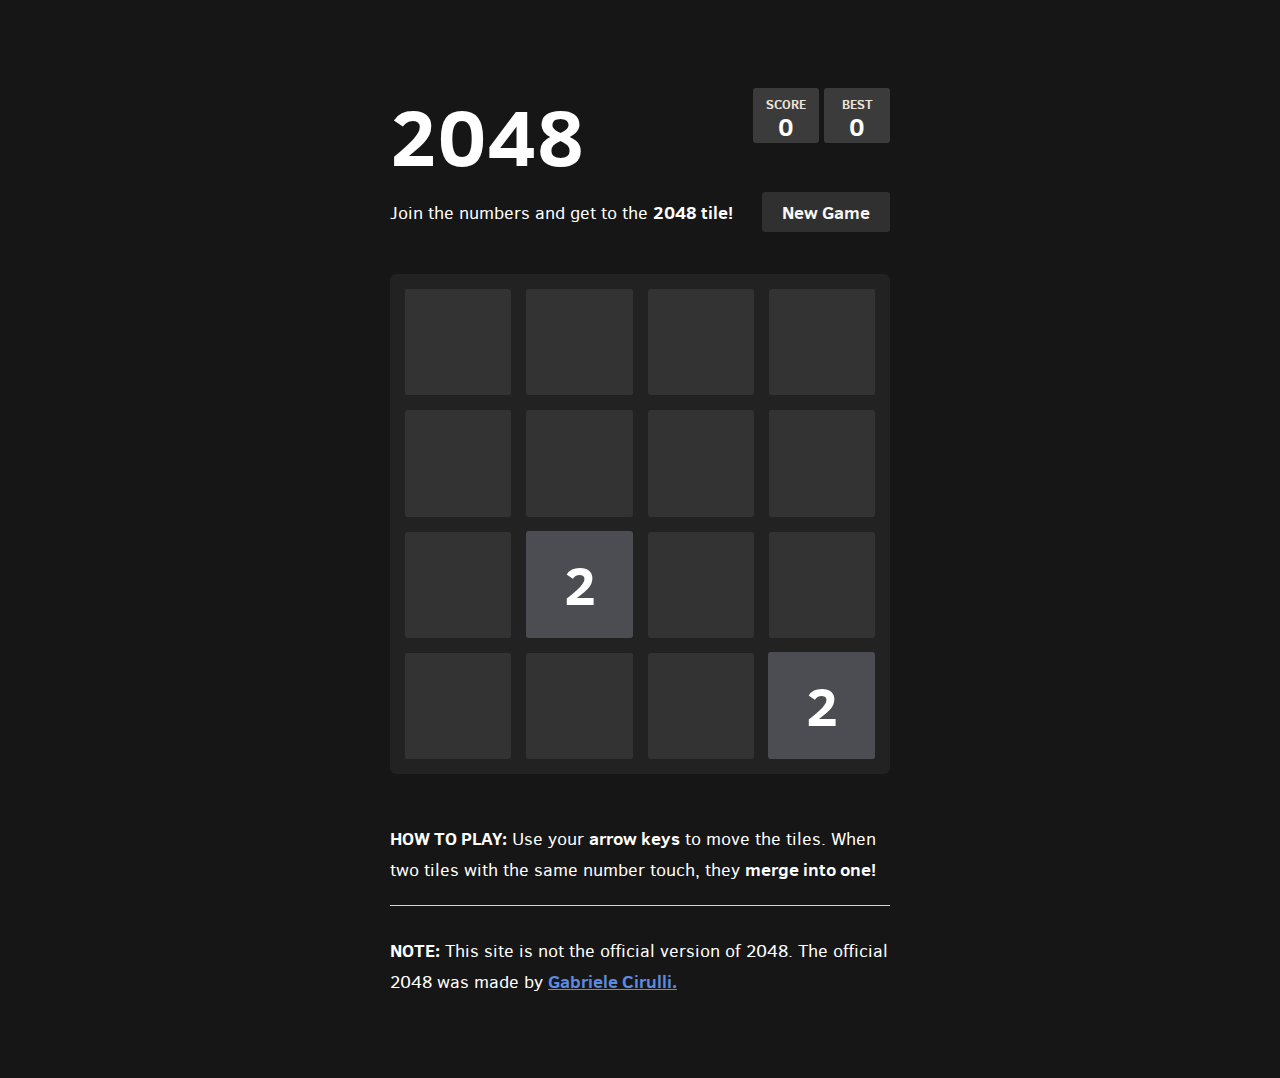
<file: index.html>
<!DOCTYPE html>
<html>
<head>
  <meta charset="utf-8">
  <title>2048</title>

  <link href="style/main.css" rel="stylesheet" type="text/css">
  <link rel="shortcut icon" href="favicon.ico">
  <link rel="apple-touch-icon" href="meta/apple-touch-icon.png">
  <link rel="apple-touch-startup-image" href="meta/apple-touch-startup-image-640x1096.png" media="(device-width: 320px) and (device-height: 568px) and (-webkit-device-pixel-ratio: 2)"> <!-- iPhone 5+ -->
  <link rel="apple-touch-startup-image" href="meta/apple-touch-startup-image-640x920.png"  media="(device-width: 320px) and (device-height: 480px) and (-webkit-device-pixel-ratio: 2)"> <!-- iPhone, retina -->
  <meta name="apple-mobile-web-app-capable" content="yes">
  <meta name="apple-mobile-web-app-status-bar-style" content="black">

  <meta name="HandheldFriendly" content="True">
  <meta name="MobileOptimized" content="320">
  <meta name="viewport" content="width=device-width, target-densitydpi=160dpi, initial-scale=1.0, maximum-scale=1, user-scalable=no, minimal-ui">
</head>
<body>
  <div class="container">
    <div class="heading">
      <h1 class="title">2048</h1>
      <div class="scores-container">
        <div class="score-container">0</div>
        <div class="best-container">0</div>
      </div>
    </div>

    <div class="above-game">
      <p class="game-intro">Join the numbers and get to the <strong>2048 tile!</strong></p>
      <a class="restart-button">New Game</a>
    </div>

    <div class="game-container">
      <div class="game-message">
        <p></p>
        <div class="lower">
	        <a class="keep-playing-button">Keep going</a>
          <a class="retry-button">Try again</a>
        </div>
      </div>

      <div class="grid-container">
        <div class="grid-row">
          <div class="grid-cell"></div>
          <div class="grid-cell"></div>
          <div class="grid-cell"></div>
          <div class="grid-cell"></div>
        </div>
        <div class="grid-row">
          <div class="grid-cell"></div>
          <div class="grid-cell"></div>
          <div class="grid-cell"></div>
          <div class="grid-cell"></div>
        </div>
        <div class="grid-row">
          <div class="grid-cell"></div>
          <div class="grid-cell"></div>
          <div class="grid-cell"></div>
          <div class="grid-cell"></div>
        </div>
        <div class="grid-row">
          <div class="grid-cell"></div>
          <div class="grid-cell"></div>
          <div class="grid-cell"></div>
          <div class="grid-cell"></div>
        </div>
      </div>

      <div class="tile-container">

      </div>
    </div>

    <p class="game-explanation">
      <strong class="important">How to play:</strong> Use your <strong>arrow keys</strong> to move the tiles. When two tiles with the same number touch, they <strong>merge into one!</strong>
    </p>
    <hr>
    <p>
    <strong class="important">Note:</strong> This site is not the official version of 2048. The official 2048 was made by <strong><a href="http://gabrielecirulli.com" target="_blank">Gabriele Cirulli.</a></strong>
    </p>
  </div>

  <script src="js/bind_polyfill.js"></script>
  <script src="js/classlist_polyfill.js"></script>
  <script src="js/animframe_polyfill.js"></script>
  <script src="js/keyboard_input_manager.js"></script>
  <script src="js/html_actuator.js"></script>
  <script src="js/grid.js"></script>
  <script src="js/tile.js"></script>
  <script src="js/local_storage_manager.js"></script>
  <script src="js/game_manager.js"></script>
  <script src="js/application.js"></script>
</body>
</html>
</file>
<file: style/main.css>
@import url(fonts/clear-sans.css);
html, body {
  margin: 0;
  padding: 0;
  background: #161616;
  color: #ffffff;
  font-family: "Clear Sans", "Helvetica Neue", Arial, sans-serif;
  font-size: 18px; }

body {
  margin: 80px 0; }

.heading:after {
  content: "";
  display: block;
  clear: both; }

h1.title {
  font-size: 80px;
  font-weight: bold;
  margin: 0;
  display: block;
  float: left; }

@-webkit-keyframes move-up {
  0% {
    top: 25px;
    opacity: 1; }

  100% {
    top: -50px;
    opacity: 0; } }
@-moz-keyframes move-up {
  0% {
    top: 25px;
    opacity: 1; }

  100% {
    top: -50px;
    opacity: 0; } }
@keyframes move-up {
  0% {
    top: 25px;
    opacity: 1; }

  100% {
    top: -50px;
    opacity: 0; } }
.scores-container {
  float: right;
  text-align: right; }

.score-container, .best-container {
  position: relative;
  display: inline-block;
  background: #3b3b3b;
  padding: 15px 25px;
  font-size: 25px;
  height: 25px;
  line-height: 47px;
  font-weight: bold;
  border-radius: 3px;
  color: white;
  margin-top: 8px;
  text-align: center; }
  .score-container:after, .best-container:after {
    position: absolute;
    width: 100%;
    top: 10px;
    left: 0;
    text-transform: uppercase;
    font-size: 13px;
    line-height: 13px;
    text-align: center;
    color: #eee4da; }
  .score-container .score-addition, .best-container .score-addition {
    position: absolute;
    right: 30px;
    color: red;
    font-size: 25px;
    line-height: 25px;
    font-weight: bold;
    color: rgba(119, 110, 101, 0.9);
    z-index: 100;
    -webkit-animation: move-up 600ms ease-in;
    -moz-animation: move-up 600ms ease-in;
    animation: move-up 600ms ease-in;
    -webkit-animation-fill-mode: both;
    -moz-animation-fill-mode: both;
    animation-fill-mode: both; }

.score-container:after {
  content: "Score"; }

.best-container:after {
  content: "Best"; }

p {
  margin-top: 0;
  margin-bottom: 10px;
  line-height: 1.65; }

a {
  color: #5d8be0;
  font-weight: bold;
  text-decoration: underline;
  cursor: pointer; }

strong.important {
  text-transform: uppercase; }

hr {
  border: none;
  border-bottom: 1px solid #d8d4d0;
  margin-top: 20px;
  margin-bottom: 30px; }

.container {
  width: 500px;
  margin: 0 auto; }

@-webkit-keyframes fade-in {
  0% {
    opacity: 0; }

  100% {
    opacity: 1; } }
@-moz-keyframes fade-in {
  0% {
    opacity: 0; }

  100% {
    opacity: 1; } }
@keyframes fade-in {
  0% {
    opacity: 0; }

  100% {
    opacity: 1; } }
.game-container {
  margin-top: 40px;
  position: relative;
  padding: 15px;
  cursor: default;
  -webkit-touch-callout: none;
  -ms-touch-callout: none;
  -webkit-user-select: none;
  -moz-user-select: none;
  -ms-user-select: none;
  -ms-touch-action: none;
  touch-action: none;
  background: #222222;
  border-radius: 6px;
  width: 500px;
  height: 500px;
  -webkit-box-sizing: border-box;
  -moz-box-sizing: border-box;
  box-sizing: border-box; }
  .game-container .game-message {
    display: none;
    position: absolute;
    top: 0;
    right: 0;
    bottom: 0;
    left: 0;
    background: rgba(238, 228, 218, 0.5);
    z-index: 100;
    text-align: center;
    -webkit-animation: fade-in 800ms ease 1200ms;
    -moz-animation: fade-in 800ms ease 1200ms;
    animation: fade-in 800ms ease 1200ms;
    -webkit-animation-fill-mode: both;
    -moz-animation-fill-mode: both;
    animation-fill-mode: both; }
    .game-container .game-message p {
      font-size: 60px;
      font-weight: bold;
      height: 60px;
      line-height: 60px;
      margin-top: 222px; }
    .game-container .game-message .lower {
      display: block;
      margin-top: 59px; }
    .game-container .game-message a {
      display: inline-block;
      background: #8f7a66;
      border-radius: 3px;
      padding: 0 20px;
      text-decoration: none;
      color: #f9f6f2;
      height: 40px;
      line-height: 42px;
      margin-left: 9px; }
      .game-container .game-message a.keep-playing-button {
        display: none; }
    .game-container .game-message.game-won {
      background: rgba(237, 194, 46, 0.5);
      color: #f9f6f2; }
      .game-container .game-message.game-won a.keep-playing-button {
        display: inline-block; }
    .game-container .game-message.game-won, .game-container .game-message.game-over {
      display: block; }

.grid-container {
  position: absolute;
  z-index: 1; }

.grid-row {
  margin-bottom: 15px; }
  .grid-row:last-child {
    margin-bottom: 0; }
  .grid-row:after {
    content: "";
    display: block;
    clear: both; }

.grid-cell {
  width: 106.25px;
  height: 106.25px;
  margin-right: 15px;
  float: left;
  border-radius: 3px;
  background: rgba(238, 228, 218, 0.096); }
  .grid-cell:last-child {
    margin-right: 0; }

.tile-container {
  position: absolute;
  z-index: 2; }

.tile, .tile .tile-inner {
  width: 107px;
  height: 107px;
  line-height: 107px; }
.tile.tile-position-1-1 {
  -webkit-transform: translate(0px, 0px);
  -moz-transform: translate(0px, 0px);
  -ms-transform: translate(0px, 0px);
  transform: translate(0px, 0px); }
.tile.tile-position-1-2 {
  -webkit-transform: translate(0px, 121px);
  -moz-transform: translate(0px, 121px);
  -ms-transform: translate(0px, 121px);
  transform: translate(0px, 121px); }
.tile.tile-position-1-3 {
  -webkit-transform: translate(0px, 242px);
  -moz-transform: translate(0px, 242px);
  -ms-transform: translate(0px, 242px);
  transform: translate(0px, 242px); }
.tile.tile-position-1-4 {
  -webkit-transform: translate(0px, 363px);
  -moz-transform: translate(0px, 363px);
  -ms-transform: translate(0px, 363px);
  transform: translate(0px, 363px); }
.tile.tile-position-2-1 {
  -webkit-transform: translate(121px, 0px);
  -moz-transform: translate(121px, 0px);
  -ms-transform: translate(121px, 0px);
  transform: translate(121px, 0px); }
.tile.tile-position-2-2 {
  -webkit-transform: translate(121px, 121px);
  -moz-transform: translate(121px, 121px);
  -ms-transform: translate(121px, 121px);
  transform: translate(121px, 121px); }
.tile.tile-position-2-3 {
  -webkit-transform: translate(121px, 242px);
  -moz-transform: translate(121px, 242px);
  -ms-transform: translate(121px, 242px);
  transform: translate(121px, 242px); }
.tile.tile-position-2-4 {
  -webkit-transform: translate(121px, 363px);
  -moz-transform: translate(121px, 363px);
  -ms-transform: translate(121px, 363px);
  transform: translate(121px, 363px); }
.tile.tile-position-3-1 {
  -webkit-transform: translate(242px, 0px);
  -moz-transform: translate(242px, 0px);
  -ms-transform: translate(242px, 0px);
  transform: translate(242px, 0px); }
.tile.tile-position-3-2 {
  -webkit-transform: translate(242px, 121px);
  -moz-transform: translate(242px, 121px);
  -ms-transform: translate(242px, 121px);
  transform: translate(242px, 121px); }
.tile.tile-position-3-3 {
  -webkit-transform: translate(242px, 242px);
  -moz-transform: translate(242px, 242px);
  -ms-transform: translate(242px, 242px);
  transform: translate(242px, 242px); }
.tile.tile-position-3-4 {
  -webkit-transform: translate(242px, 363px);
  -moz-transform: translate(242px, 363px);
  -ms-transform: translate(242px, 363px);
  transform: translate(242px, 363px); }
.tile.tile-position-4-1 {
  -webkit-transform: translate(363px, 0px);
  -moz-transform: translate(363px, 0px);
  -ms-transform: translate(363px, 0px);
  transform: translate(363px, 0px); }
.tile.tile-position-4-2 {
  -webkit-transform: translate(363px, 121px);
  -moz-transform: translate(363px, 121px);
  -ms-transform: translate(363px, 121px);
  transform: translate(363px, 121px); }
.tile.tile-position-4-3 {
  -webkit-transform: translate(363px, 242px);
  -moz-transform: translate(363px, 242px);
  -ms-transform: translate(363px, 242px);
  transform: translate(363px, 242px); }
.tile.tile-position-4-4 {
  -webkit-transform: translate(363px, 363px);
  -moz-transform: translate(363px, 363px);
  -ms-transform: translate(363px, 363px);
  transform: translate(363px, 363px); }

.tile {
  position: absolute;
  -webkit-transition: 100ms ease-in-out;
  -moz-transition: 100ms ease-in-out;
  transition: 100ms ease-in-out;
  -webkit-transition-property: -webkit-transform;
  -moz-transition-property: -moz-transform;
  transition-property: transform; }
  .tile .tile-inner {
    border-radius: 3px;
    background: #eee4da;
    text-align: center;
    font-weight: bold;
    z-index: 10;
    font-size: 55px; }
  .tile.tile-2 .tile-inner {
    background: #4b4d52;
    box-shadow: 0 0 30px 10px rgba(243, 215, 116, 0), inset 0 0 0 1px rgba(255, 255, 255, 0); }
  .tile.tile-4 .tile-inner {
    background: #3c4550;
    box-shadow: 0 0 30px 10px rgba(243, 215, 116, 0), inset 0 0 0 1px rgba(255, 255, 255, 0); }
  .tile.tile-8 .tile-inner {
    color: #f9f6f2;
    background: #2b416b; }
  .tile.tile-16 .tile-inner {
    color: #f9f6f2;
    background: #2a5691; }
  .tile.tile-32 .tile-inner {
    color: #f9f6f2;
    background: #1c6894; }
  .tile.tile-64 .tile-inner {
    color: #f9f6f2;
    background: #008394; }
  .tile.tile-128 .tile-inner {
    color: #f9f6f2;
    background: #08724f;
    box-shadow: 0 0 30px 10px rgba(116, 243, 179, 0.238), inset 0 0 0 1px rgba(255, 255, 255, 0.14286);
    font-size: 45px; }
    @media screen and (max-width: 520px) {
      .tile.tile-128 .tile-inner {
        font-size: 25px; } }
  .tile.tile-256 .tile-inner {
    color: #f9f6f2;
    background: #00552a;
    box-shadow: 0 0 30px 10px rgba(127, 243, 116, 0.317), inset 0 0 0 1px rgba(255, 255, 255, 0.19048);
    font-size: 45px; }
    @media screen and (max-width: 520px) {
      .tile.tile-256 .tile-inner {
        font-size: 25px; } }
  .tile.tile-512 .tile-inner {
    color: #f9f6f2;
    background: #346e05;
    box-shadow: 0 0 30px 10px rgba(141, 243, 116, 0.397), inset 0 0 0 1px rgba(255, 255, 255, 0.2381);
    font-size: 45px; }
    @media screen and (max-width: 520px) {
      .tile.tile-512 .tile-inner {
        font-size: 25px; } }
  .tile.tile-1024 .tile-inner {
    color: #f6f9f2;
    background: #7bbe23;
    box-shadow: 0 0 30px 10px rgba(194, 243, 116, 0.476), inset 0 0 0 1px rgba(255, 255, 255, 0.28571);
    font-size: 35px; }
    @media screen and (max-width: 520px) {
      .tile.tile-1024 .tile-inner {
        font-size: 15px; } }
  .tile.tile-2048 .tile-inner {
    color: #f6f9f2;
    background: #9c9208;
    box-shadow: 0 0 30px 10px rgba(243, 235, 116, 0.556), inset 0 0 0 1px rgba(255, 255, 255, 0.33333);
    font-size: 35px; }
    @media screen and (max-width: 520px) {
      .tile.tile-2048 .tile-inner {
        font-size: 15px; } }
  .tile.tile-super .tile-inner {
    color: #f9f6f2;
    background: #3c3a32;
    font-size: 30px; }
    @media screen and (max-width: 520px) {
      .tile.tile-super .tile-inner {
        font-size: 10px; } }

@-webkit-keyframes appear {
  0% {
    opacity: 0;
    -webkit-transform: scale(0);
    -moz-transform: scale(0);
    -ms-transform: scale(0);
    transform: scale(0); }

  100% {
    opacity: 1;
    -webkit-transform: scale(1);
    -moz-transform: scale(1);
    -ms-transform: scale(1);
    transform: scale(1); } }
@-moz-keyframes appear {
  0% {
    opacity: 0;
    -webkit-transform: scale(0);
    -moz-transform: scale(0);
    -ms-transform: scale(0);
    transform: scale(0); }

  100% {
    opacity: 1;
    -webkit-transform: scale(1);
    -moz-transform: scale(1);
    -ms-transform: scale(1);
    transform: scale(1); } }
@keyframes appear {
  0% {
    opacity: 0;
    -webkit-transform: scale(0);
    -moz-transform: scale(0);
    -ms-transform: scale(0);
    transform: scale(0); }

  100% {
    opacity: 1;
    -webkit-transform: scale(1);
    -moz-transform: scale(1);
    -ms-transform: scale(1);
    transform: scale(1); } }
.tile-new .tile-inner {
  -webkit-animation: appear 200ms ease 100ms;
  -moz-animation: appear 200ms ease 100ms;
  animation: appear 200ms ease 100ms;
  -webkit-animation-fill-mode: backwards;
  -moz-animation-fill-mode: backwards;
  animation-fill-mode: backwards; }

@-webkit-keyframes pop {
  0% {
    -webkit-transform: scale(0);
    -moz-transform: scale(0);
    -ms-transform: scale(0);
    transform: scale(0); }

  50% {
    -webkit-transform: scale(1.2);
    -moz-transform: scale(1.2);
    -ms-transform: scale(1.2);
    transform: scale(1.2); }

  100% {
    -webkit-transform: scale(1);
    -moz-transform: scale(1);
    -ms-transform: scale(1);
    transform: scale(1); } }
@-moz-keyframes pop {
  0% {
    -webkit-transform: scale(0);
    -moz-transform: scale(0);
    -ms-transform: scale(0);
    transform: scale(0); }

  50% {
    -webkit-transform: scale(1.2);
    -moz-transform: scale(1.2);
    -ms-transform: scale(1.2);
    transform: scale(1.2); }

  100% {
    -webkit-transform: scale(1);
    -moz-transform: scale(1);
    -ms-transform: scale(1);
    transform: scale(1); } }
@keyframes pop {
  0% {
    -webkit-transform: scale(0);
    -moz-transform: scale(0);
    -ms-transform: scale(0);
    transform: scale(0); }

  50% {
    -webkit-transform: scale(1.2);
    -moz-transform: scale(1.2);
    -ms-transform: scale(1.2);
    transform: scale(1.2); }

  100% {
    -webkit-transform: scale(1);
    -moz-transform: scale(1);
    -ms-transform: scale(1);
    transform: scale(1); } }
.tile-merged .tile-inner {
  z-index: 20;
  -webkit-animation: pop 200ms ease 100ms;
  -moz-animation: pop 200ms ease 100ms;
  animation: pop 200ms ease 100ms;
  -webkit-animation-fill-mode: backwards;
  -moz-animation-fill-mode: backwards;
  animation-fill-mode: backwards; }

.above-game:after {
  content: "";
  display: block;
  clear: both; }

.game-intro {
  float: left;
  line-height: 42px;
  margin-bottom: 0; }

.restart-button {
  display: inline-block;
  background: #303030;
  border-radius: 3px;
  padding: 0 20px;
  text-decoration: none;
  color: #f9f6f2;
  height: 40px;
  line-height: 42px;
  display: block;
  text-align: center;
  float: right; }

.game-explanation {
  margin-top: 50px; }

@media screen and (max-width: 520px) {
  html, body {
    font-size: 15px; }

  body {
    margin: 20px 0;
    padding: 0 20px; }

  h1.title {
    font-size: 27px;
    margin-top: 15px; }

  .container {
    width: 280px;
    margin: 0 auto; }

  .score-container, .best-container {
    margin-top: 0;
    padding: 15px 10px;
    min-width: 40px; }

  .heading {
    margin-bottom: 10px; }

  .game-intro {
    width: 55%;
    display: block;
    box-sizing: border-box;
    line-height: 1.65; }

  .restart-button {
    width: 42%;
    padding: 0;
    display: block;
    box-sizing: border-box;
    margin-top: 2px; }

  .game-container {
    margin-top: 17px;
    position: relative;
    padding: 10px;
    cursor: default;
    -webkit-touch-callout: none;
    -ms-touch-callout: none;
    -webkit-user-select: none;
    -moz-user-select: none;
    -ms-user-select: none;
    -ms-touch-action: none;
    touch-action: none;
    background: #bbada0;
    border-radius: 6px;
    width: 280px;
    height: 280px;
    -webkit-box-sizing: border-box;
    -moz-box-sizing: border-box;
    box-sizing: border-box; }
    .game-container .game-message {
      display: none;
      position: absolute;
      top: 0;
      right: 0;
      bottom: 0;
      left: 0;
      background: rgba(238, 228, 218, 0.5);
      z-index: 100;
      text-align: center;
      -webkit-animation: fade-in 800ms ease 1200ms;
      -moz-animation: fade-in 800ms ease 1200ms;
      animation: fade-in 800ms ease 1200ms;
      -webkit-animation-fill-mode: both;
      -moz-animation-fill-mode: both;
      animation-fill-mode: both; }
      .game-container .game-message p {
        font-size: 60px;
        font-weight: bold;
        height: 60px;
        line-height: 60px;
        margin-top: 222px; }
      .game-container .game-message .lower {
        display: block;
        margin-top: 59px; }
      .game-container .game-message a {
        display: inline-block;
        background: #8f7a66;
        border-radius: 3px;
        padding: 0 20px;
        text-decoration: none;
        color: #f9f6f2;
        height: 40px;
        line-height: 42px;
        margin-left: 9px; }
        .game-container .game-message a.keep-playing-button {
          display: none; }
      .game-container .game-message.game-won {
        background: rgba(237, 194, 46, 0.5);
        color: #f9f6f2; }
        .game-container .game-message.game-won a.keep-playing-button {
          display: inline-block; }
      .game-container .game-message.game-won, .game-container .game-message.game-over {
        display: block; }

  .grid-container {
    position: absolute;
    z-index: 1; }

  .grid-row {
    margin-bottom: 10px; }
    .grid-row:last-child {
      margin-bottom: 0; }
    .grid-row:after {
      content: "";
      display: block;
      clear: both; }

  .grid-cell {
    width: 57.5px;
    height: 57.5px;
    margin-right: 10px;
    float: left;
    border-radius: 3px;
    background: rgba(238, 228, 218, 0.35); }
    .grid-cell:last-child {
      margin-right: 0; }

  .tile-container {
    position: absolute;
    z-index: 2; }

  .tile, .tile .tile-inner {
    width: 58px;
    height: 58px;
    line-height: 58px; }
  .tile.tile-position-1-1 {
    -webkit-transform: translate(0px, 0px);
    -moz-transform: translate(0px, 0px);
    -ms-transform: translate(0px, 0px);
    transform: translate(0px, 0px); }
  .tile.tile-position-1-2 {
    -webkit-transform: translate(0px, 67px);
    -moz-transform: translate(0px, 67px);
    -ms-transform: translate(0px, 67px);
    transform: translate(0px, 67px); }
  .tile.tile-position-1-3 {
    -webkit-transform: translate(0px, 135px);
    -moz-transform: translate(0px, 135px);
    -ms-transform: translate(0px, 135px);
    transform: translate(0px, 135px); }
  .tile.tile-position-1-4 {
    -webkit-transform: translate(0px, 202px);
    -moz-transform: translate(0px, 202px);
    -ms-transform: translate(0px, 202px);
    transform: translate(0px, 202px); }
  .tile.tile-position-2-1 {
    -webkit-transform: translate(67px, 0px);
    -moz-transform: translate(67px, 0px);
    -ms-transform: translate(67px, 0px);
    transform: translate(67px, 0px); }
  .tile.tile-position-2-2 {
    -webkit-transform: translate(67px, 67px);
    -moz-transform: translate(67px, 67px);
    -ms-transform: translate(67px, 67px);
    transform: translate(67px, 67px); }
  .tile.tile-position-2-3 {
    -webkit-transform: translate(67px, 135px);
    -moz-transform: translate(67px, 135px);
    -ms-transform: translate(67px, 135px);
    transform: translate(67px, 135px); }
  .tile.tile-position-2-4 {
    -webkit-transform: translate(67px, 202px);
    -moz-transform: translate(67px, 202px);
    -ms-transform: translate(67px, 202px);
    transform: translate(67px, 202px); }
  .tile.tile-position-3-1 {
    -webkit-transform: translate(135px, 0px);
    -moz-transform: translate(135px, 0px);
    -ms-transform: translate(135px, 0px);
    transform: translate(135px, 0px); }
  .tile.tile-position-3-2 {
    -webkit-transform: translate(135px, 67px);
    -moz-transform: translate(135px, 67px);
    -ms-transform: translate(135px, 67px);
    transform: translate(135px, 67px); }
  .tile.tile-position-3-3 {
    -webkit-transform: translate(135px, 135px);
    -moz-transform: translate(135px, 135px);
    -ms-transform: translate(135px, 135px);
    transform: translate(135px, 135px); }
  .tile.tile-position-3-4 {
    -webkit-transform: translate(135px, 202px);
    -moz-transform: translate(135px, 202px);
    -ms-transform: translate(135px, 202px);
    transform: translate(135px, 202px); }
  .tile.tile-position-4-1 {
    -webkit-transform: translate(202px, 0px);
    -moz-transform: translate(202px, 0px);
    -ms-transform: translate(202px, 0px);
    transform: translate(202px, 0px); }
  .tile.tile-position-4-2 {
    -webkit-transform: translate(202px, 67px);
    -moz-transform: translate(202px, 67px);
    -ms-transform: translate(202px, 67px);
    transform: translate(202px, 67px); }
  .tile.tile-position-4-3 {
    -webkit-transform: translate(202px, 135px);
    -moz-transform: translate(202px, 135px);
    -ms-transform: translate(202px, 135px);
    transform: translate(202px, 135px); }
  .tile.tile-position-4-4 {
    -webkit-transform: translate(202px, 202px);
    -moz-transform: translate(202px, 202px);
    -ms-transform: translate(202px, 202px);
    transform: translate(202px, 202px); }

  .tile .tile-inner {
    font-size: 35px; }

  .game-message p {
    font-size: 30px !important;
    height: 30px !important;
    line-height: 30px !important;
    margin-top: 90px !important; }
  .game-message .lower {
    margin-top: 30px !important; } }
</file>
